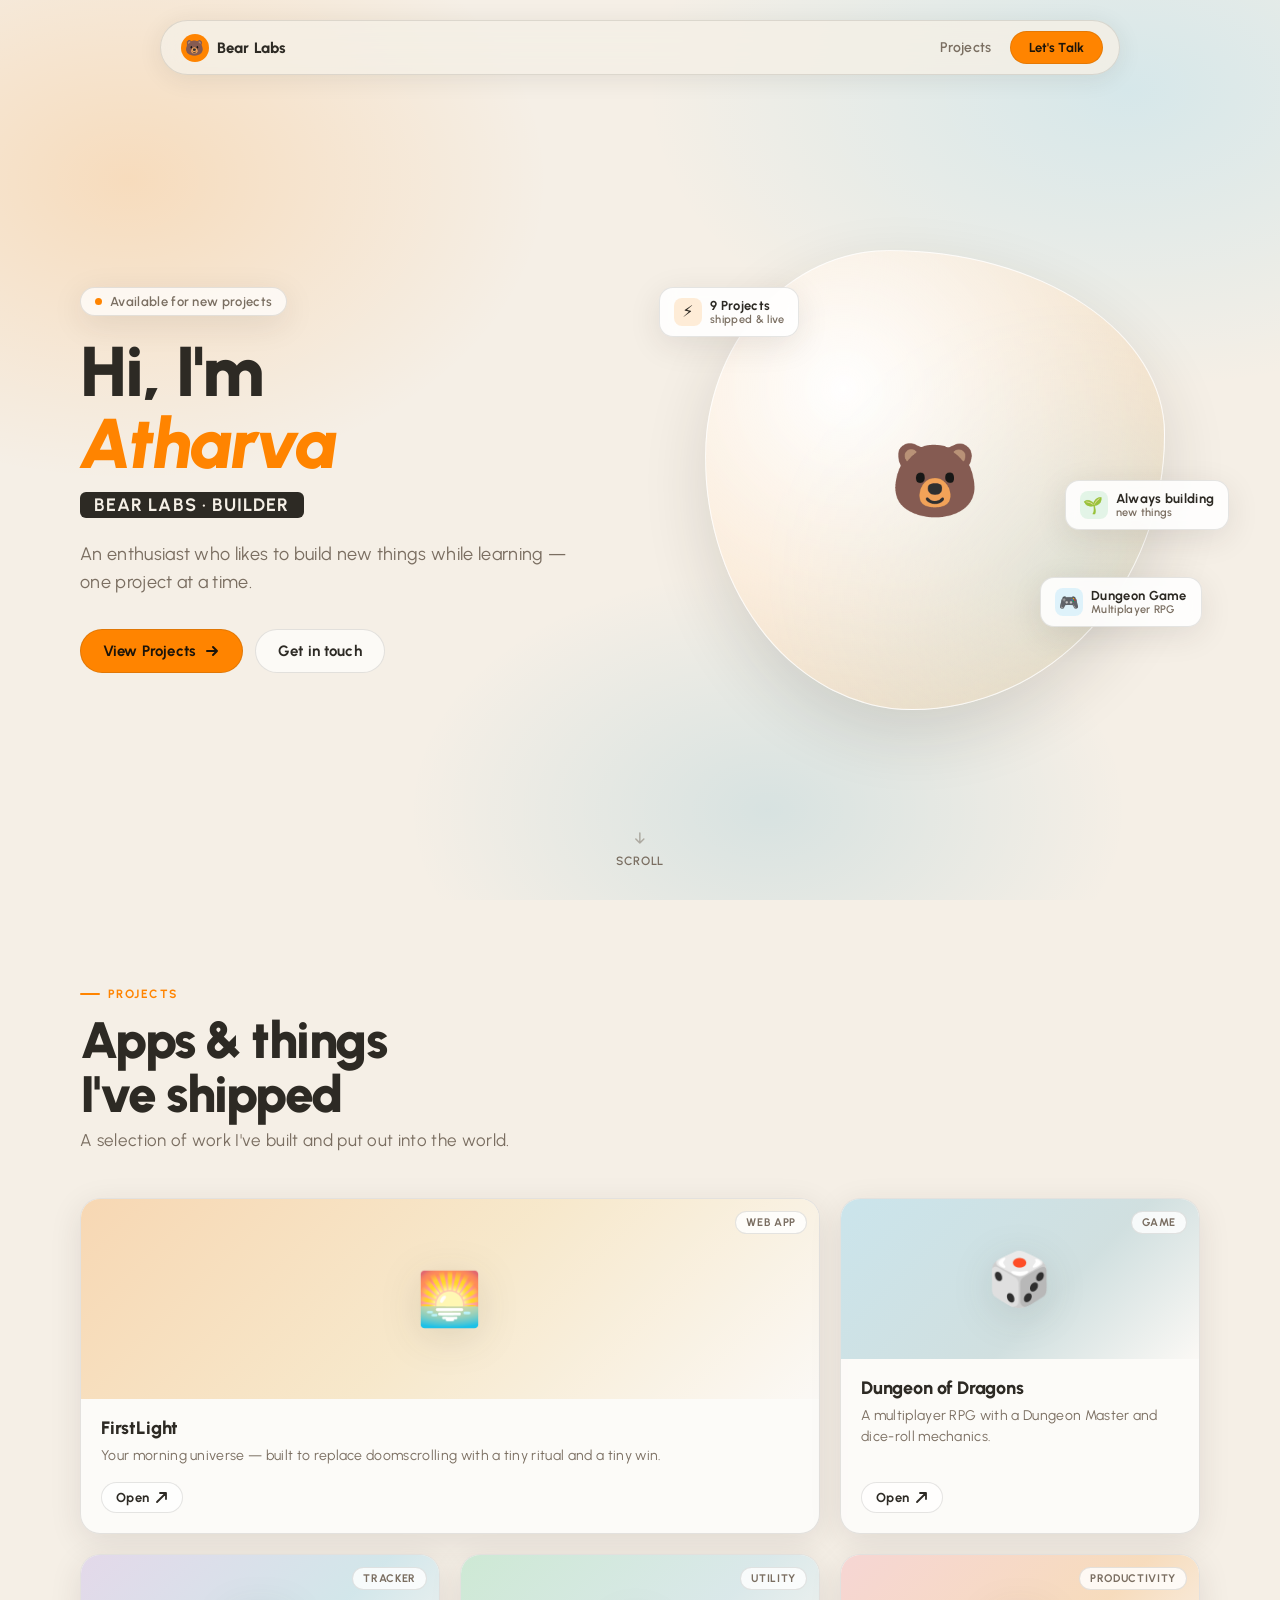
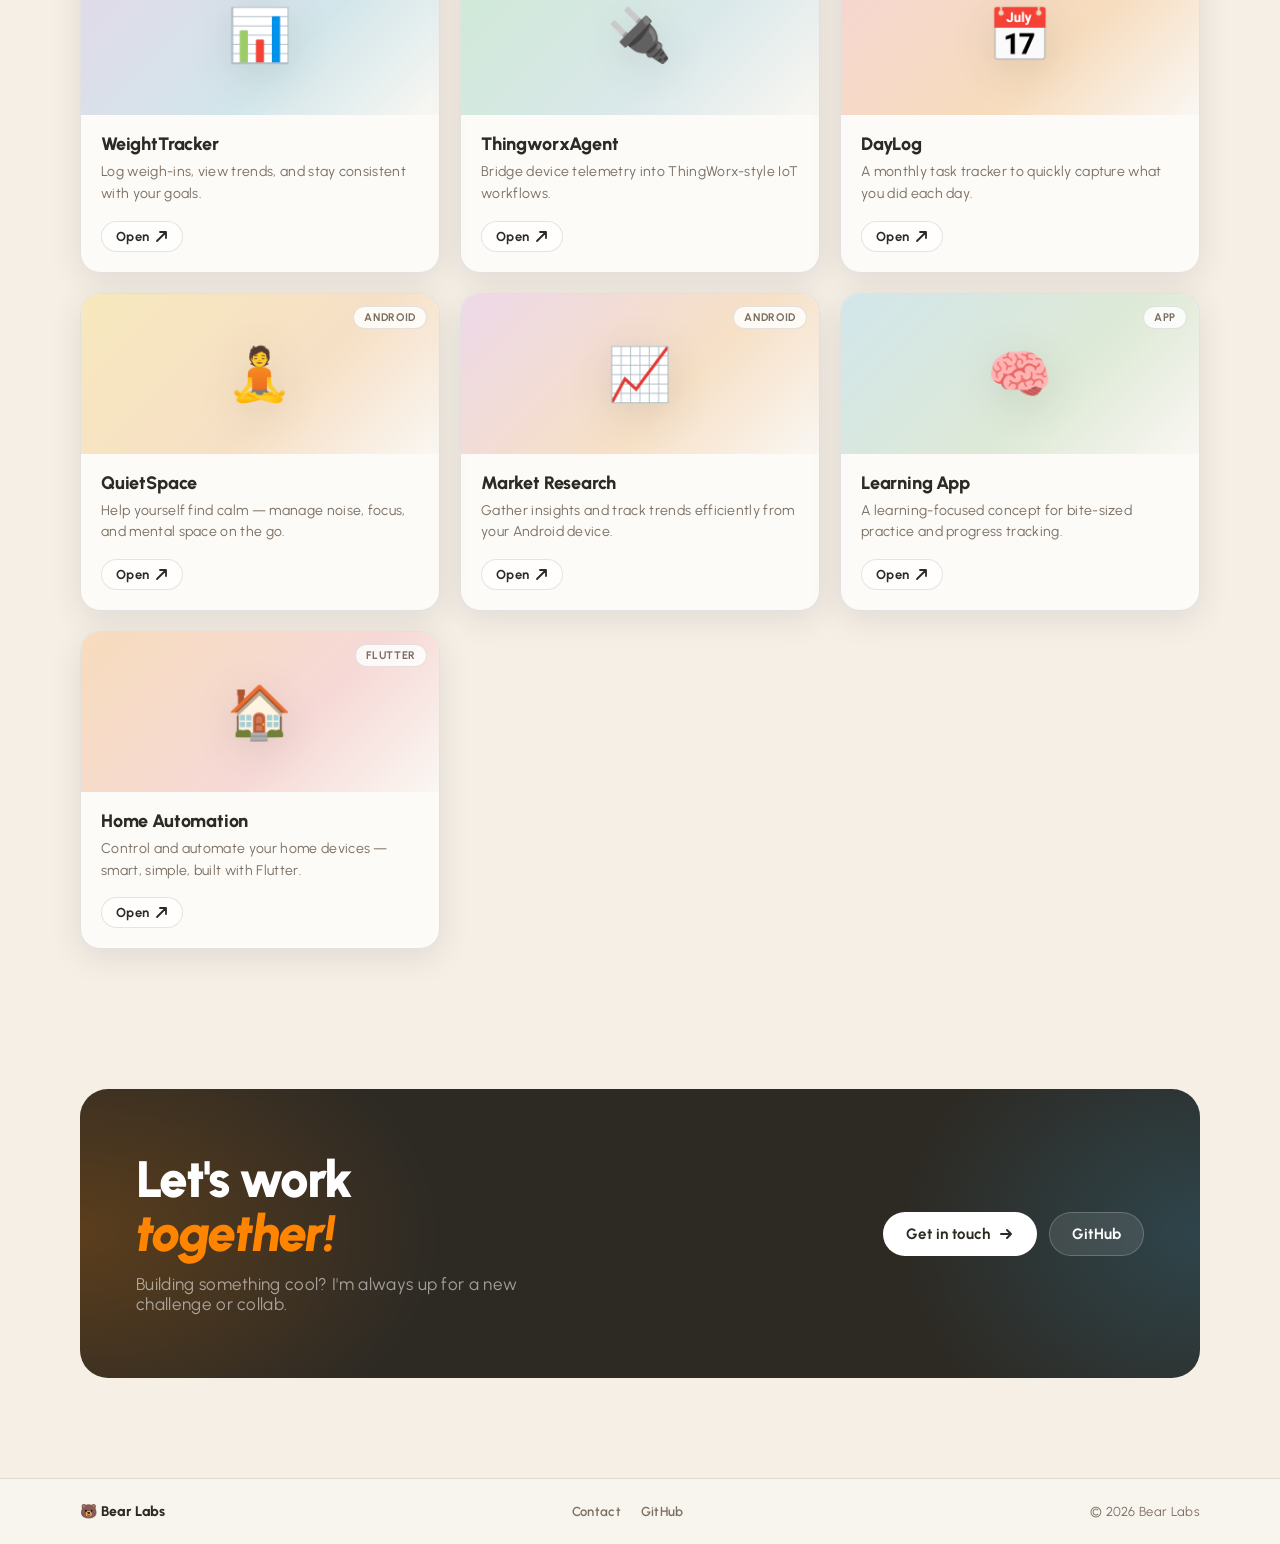
<file: index.html>
<!doctype html>
<html lang="en">
<head>
  <meta charset="utf-8">
  <meta name="viewport" content="width=device-width, initial-scale=1">
  <title>Bear Labs | Atharva</title>
  <link rel="preconnect" href="https://fonts.googleapis.com">
  <link rel="preconnect" href="https://fonts.gstatic.com" crossorigin>
  <link href="https://fonts.googleapis.com/css2?family=Urbanist:ital,wght@0,300;0,400;0,600;0,700;0,800;0,900;1,800&display=swap" rel="stylesheet">
  <style>
    :root {
      --bg: #f5efe6;
      --bg2: #ede5d8;
      --text: #2d2a24;
      --muted: #7a6e61;
      --orange: #ff8400;
      --orange-light: rgba(255,132,0,0.12);
      --cyan: #34bfff;
      --border: rgba(45,42,36,0.12);
      --card: rgba(255,255,255,0.72);
      --shadow: 0 8px 32px rgba(45,42,36,0.10);
      --shadow-lg: 0 24px 64px rgba(45,42,36,0.14);
      --ease: cubic-bezier(.6,0,.25,1);
    }

    *, *::before, *::after { box-sizing: border-box; margin: 0; padding: 0; }

    html { scroll-behavior: smooth; }

    body {
      background: var(--bg);
      color: var(--text);
      font-family: Urbanist, system-ui, sans-serif;
      letter-spacing: .02em;
      overflow-x: hidden;
      overflow-y: scroll;
    }

    /* ── HEADER ── */
    .header {
      position: fixed;
      top: 20px;
      left: 50%;
      transform: translateX(-50%);
      z-index: 100;
      width: calc(100% - 48px);
      max-width: 960px;
      display: flex;
      align-items: center;
      justify-content: space-between;
      padding: 10px 16px 10px 20px;
      border-radius: 999px;
      background: rgba(245,239,230,0.82);
      backdrop-filter: blur(16px);
      border: 1px solid var(--border);
      box-shadow: 0 4px 24px rgba(45,42,36,0.09);
    }

    .header-brand {
      font-weight: 800;
      font-size: 15px;
      letter-spacing: 0.01em;
      display: flex;
      align-items: center;
      gap: 8px;
    }

    .header-brand .bear-icon {
      width: 28px; height: 28px;
      background: var(--orange);
      border-radius: 50%;
      display: flex; align-items: center; justify-content: center;
      font-size: 15px;
    }

    .header-nav {
      display: flex;
      align-items: center;
      gap: 4px;
    }

    .header-nav a {
      color: var(--muted);
      text-decoration: none;
      font-size: 14px;
      font-weight: 600;
      padding: 7px 14px;
      border-radius: 999px;
      transition: background 160ms, color 160ms;
    }

    .header-nav a:hover {
      background: rgba(255,255,255,0.8);
      color: var(--text);
    }

    .header-cta {
      background: var(--orange);
      color: #1b140a !important;
      padding: 8px 18px !important;
      border-radius: 999px;
      font-weight: 700 !important;
      font-size: 13px !important;
    }

    .header-cta:hover {
      background: #e87900 !important;
      color: #1b140a !important;
    }

    /* ── HERO ── */
    .hero {
      min-height: 100vh;
      display: flex;
      align-items: center;
      padding: 140px 24px 80px;
      position: relative;
      overflow: hidden;
    }

    .hero::before {
      content: '';
      position: absolute;
      inset: 0;
      background:
        radial-gradient(ellipse 700px 500px at 10% 20%, rgba(255,132,0,0.18), transparent 60%),
        radial-gradient(ellipse 800px 500px at 88% 10%, rgba(52,191,255,0.16), transparent 60%),
        radial-gradient(ellipse 600px 400px at 60% 90%, rgba(0,134,187,0.12), transparent 60%);
      pointer-events: none;
    }

    .hero-inner {
      max-width: 1120px;
      margin: 0 auto;
      width: 100%;
      display: grid;
      grid-template-columns: 1fr 1fr;
      gap: 60px;
      align-items: center;
      position: relative;
    }

    .hero-tag {
      display: inline-flex;
      align-items: center;
      gap: 8px;
      background: rgba(255,255,255,0.72);
      border: 1px solid var(--border);
      border-radius: 999px;
      padding: 6px 14px;
      font-size: 13px;
      font-weight: 600;
      color: var(--muted);
      margin-bottom: 20px;
      box-shadow: var(--shadow);
    }

    .hero-tag .dot {
      width: 7px; height: 7px;
      border-radius: 50%;
      background: var(--orange);
      animation: pulse 2s ease-in-out infinite;
    }

    @keyframes pulse {
      0%, 100% { opacity: 1; transform: scale(1); }
      50% { opacity: 0.6; transform: scale(0.85); }
    }

    .hero-copy h1 {
      font-size: clamp(44px, 5.5vw, 80px);
      font-weight: 900;
      line-height: 1.02;
      letter-spacing: -0.03em;
      margin-bottom: 6px;
    }

    .hero-copy h1 em {
      font-style: italic;
      color: var(--orange);
    }

    .hero-name-badge {
      display: inline-block;
      background: var(--text);
      color: var(--bg);
      padding: 2px 14px;
      border-radius: 6px;
      font-size: clamp(13px, 1.5vw, 18px);
      font-weight: 700;
      letter-spacing: 0.06em;
      text-transform: uppercase;
      margin-bottom: 22px;
      margin-top: 6px;
    }

    .hero-copy p {
      color: var(--muted);
      font-size: 18px;
      line-height: 1.6;
      max-width: 46ch;
      margin-bottom: 32px;
    }

    .hero-actions {
      display: flex;
      gap: 12px;
      flex-wrap: wrap;
    }

    .btn {
      display: inline-flex;
      align-items: center;
      gap: 8px;
      padding: 12px 22px;
      border-radius: 999px;
      font-family: Urbanist, sans-serif;
      font-weight: 700;
      font-size: 15px;
      text-decoration: none;
      letter-spacing: 0.01em;
      border: 1px solid var(--border);
      cursor: pointer;
      transition: transform 160ms var(--ease), box-shadow 160ms var(--ease), filter 160ms;
    }

    .btn:hover { transform: translateY(-2px); box-shadow: var(--shadow-lg); }

    .btn-primary {
      background: var(--orange);
      color: #1b140a;
      border-color: rgba(45,42,36,0.14);
    }

    .btn-ghost {
      background: rgba(255,255,255,0.65);
      color: var(--text);
      backdrop-filter: blur(10px);
    }

    /* ── HERO VISUAL ── */
    .hero-visual {
      display: flex;
      justify-content: center;
      align-items: center;
      position: relative;
    }

    .hero-blob {
      width: 460px;
      height: 460px;
      position: relative;
    }

    .blob-bg {
      position: absolute;
      inset: 0;
      border-radius: 40% 60% 55% 45% / 45% 40% 60% 55%;
      background:
        radial-gradient(ellipse at 30% 30%, rgba(255,255,255,0.95), rgba(255,132,0,0.2)),
        radial-gradient(ellipse at 80% 70%, rgba(52,191,255,0.25), transparent 60%);
      border: 1px solid rgba(255,255,255,0.8);
      box-shadow: var(--shadow-lg);
      animation: blob-morph 8s ease-in-out infinite;
    }

    @keyframes blob-morph {
      0%, 100% { border-radius: 40% 60% 55% 45% / 45% 40% 60% 55%; }
      33% { border-radius: 55% 45% 40% 60% / 60% 55% 45% 40%; }
      66% { border-radius: 45% 55% 60% 40% / 40% 60% 55% 45%; }
    }

    /* Floating cards on the blob */
    .blob-card {
      position: absolute;
      background: rgba(255,255,255,0.88);
      border: 1px solid var(--border);
      border-radius: 14px;
      padding: 10px 14px;
      box-shadow: var(--shadow);
      font-size: 13px;
      font-weight: 600;
      backdrop-filter: blur(8px);
      display: flex;
      align-items: center;
      gap: 8px;
      white-space: nowrap;
    }

    .blob-card.card-1 {
      top: 8%;
      left: -10%;
      animation: float1 4s ease-in-out infinite;
    }

    .blob-card.card-2 {
      bottom: 18%;
      right: -8%;
      animation: float2 5s ease-in-out infinite;
    }

    .blob-card.card-3 {
      top: 50%;
      right: -14%;
      animation: float1 6s ease-in-out infinite reverse;
    }

    @keyframes float1 {
      0%, 100% { transform: translateY(0px); }
      50% { transform: translateY(-10px); }
    }

    @keyframes float2 {
      0%, 100% { transform: translateY(0px); }
      50% { transform: translateY(8px); }
    }

    .blob-card .card-icon {
      width: 28px; height: 28px;
      border-radius: 8px;
      display: flex; align-items: center; justify-content: center;
      font-size: 16px;
    }

    .card-icon.orange { background: rgba(255,132,0,0.15); }
    .card-icon.cyan { background: rgba(52,191,255,0.15); }
    .card-icon.green { background: rgba(80,200,120,0.15); }

    .blob-center {
      position: absolute;
      top: 50%; left: 50%;
      transform: translate(-50%, -50%);
      text-align: center;
    }

    .blob-emoji { font-size: 72px; }

    /* ── SCROLL INDICATOR ── */
    .scroll-hint {
      position: absolute;
      bottom: 32px;
      left: 50%;
      transform: translateX(-50%);
      display: flex;
      flex-direction: column;
      align-items: center;
      gap: 8px;
      color: var(--muted);
      font-size: 12px;
      font-weight: 600;
      letter-spacing: 0.06em;
      text-transform: uppercase;
      animation: float1 2.5s ease-in-out infinite;
    }

    .scroll-hint svg { opacity: 0.5; }

    /* ── SECTION ── */
    .section {
      padding: 80px 24px;
      position: relative;
    }

    .section-inner {
      max-width: 1120px;
      margin: 0 auto;
    }

    .section-label {
      display: inline-flex;
      align-items: center;
      gap: 8px;
      font-size: 12px;
      font-weight: 700;
      letter-spacing: 0.12em;
      text-transform: uppercase;
      color: var(--orange);
      margin-bottom: 12px;
    }

    .section-label::before {
      content: '';
      width: 20px; height: 2px;
      background: var(--orange);
      border-radius: 2px;
    }

    .section-title {
      font-size: clamp(32px, 4vw, 52px);
      font-weight: 900;
      letter-spacing: -0.03em;
      line-height: 1.06;
      margin-bottom: 8px;
    }

    .section-sub {
      color: var(--muted);
      font-size: 17px;
      margin-bottom: 48px;
      max-width: 50ch;
    }

    /* ── PROJECTS GRID ── */
    .projects-grid {
      display: grid;
      grid-template-columns: repeat(3, 1fr);
      gap: 20px;
    }

    /* Featured first card */
    .projects-grid .proj-card:first-child {
      grid-column: span 2;
    }

    .proj-card {
      background: var(--card);
      border: 1px solid var(--border);
      border-radius: 20px;
      overflow: hidden;
      text-decoration: none;
      color: inherit;
      display: flex;
      flex-direction: column;
      box-shadow: var(--shadow);
      transition: transform 200ms var(--ease), box-shadow 200ms var(--ease), border-color 200ms;
      position: relative;
    }

    .proj-card:hover {
      transform: translateY(-5px);
      box-shadow: var(--shadow-lg);
      border-color: rgba(45,42,36,0.2);
    }

    .proj-thumb {
      height: 160px;
      position: relative;
      overflow: hidden;
      display: flex;
      align-items: center;
      justify-content: center;
    }

    .projects-grid .proj-card:first-child .proj-thumb {
      height: 200px;
    }

    /* Unique thumb colors per card */
    .proj-card:nth-child(1) .proj-thumb { background: linear-gradient(135deg, rgba(255,132,0,0.22) 0%, rgba(255,200,80,0.18) 50%, rgba(255,255,255,0.6) 100%), #f5efe6; }
    .proj-card:nth-child(2) .proj-thumb { background: linear-gradient(135deg, rgba(52,191,255,0.22) 0%, rgba(0,134,187,0.15) 60%, rgba(255,255,255,0.6) 100%), #f5efe6; }
    .proj-card:nth-child(3) .proj-thumb { background: linear-gradient(135deg, rgba(120,80,255,0.14) 0%, rgba(52,191,255,0.18) 60%, rgba(255,255,255,0.5) 100%), #f5efe6; }
    .proj-card:nth-child(4) .proj-thumb { background: linear-gradient(135deg, rgba(0,200,120,0.16) 0%, rgba(52,191,255,0.14) 60%, rgba(255,255,255,0.5) 100%), #f5efe6; }
    .proj-card:nth-child(5) .proj-thumb { background: linear-gradient(135deg, rgba(255,60,100,0.14) 0%, rgba(255,132,0,0.18) 60%, rgba(255,255,255,0.5) 100%), #f5efe6; }
    .proj-card:nth-child(6) .proj-thumb { background: linear-gradient(135deg, rgba(255,200,0,0.18) 0%, rgba(255,132,0,0.14) 60%, rgba(255,255,255,0.5) 100%), #f5efe6; }
    .proj-card:nth-child(7) .proj-thumb { background: linear-gradient(135deg, rgba(180,52,255,0.12) 0%, rgba(255,132,0,0.14) 60%, rgba(255,255,255,0.5) 100%), #f5efe6; }
    .proj-card:nth-child(8) .proj-thumb { background: linear-gradient(135deg, rgba(52,191,255,0.18) 0%, rgba(80,200,120,0.14) 60%, rgba(255,255,255,0.5) 100%), #f5efe6; }
    .proj-card:nth-child(9) .proj-thumb { background: linear-gradient(135deg, rgba(255,132,0,0.18) 0%, rgba(255,60,100,0.12) 60%, rgba(255,255,255,0.5) 100%), #f5efe6; }

    .proj-thumb-emoji {
      font-size: 52px;
      line-height: 1;
      filter: drop-shadow(0 8px 20px rgba(45,42,36,0.12));
      transition: transform 240ms var(--ease);
    }

    .proj-card:hover .proj-thumb-emoji { transform: scale(1.12) rotate(-4deg); }

    .proj-thumb-badge {
      position: absolute;
      top: 12px; right: 12px;
      background: rgba(255,255,255,0.82);
      border: 1px solid var(--border);
      border-radius: 999px;
      padding: 4px 10px;
      font-size: 11px;
      font-weight: 700;
      letter-spacing: 0.06em;
      text-transform: uppercase;
      color: var(--muted);
      backdrop-filter: blur(8px);
    }

    .proj-body {
      padding: 18px 20px 20px;
      flex: 1;
      display: flex;
      flex-direction: column;
    }

    .proj-title {
      font-size: 18px;
      font-weight: 800;
      margin-bottom: 6px;
      letter-spacing: -0.01em;
    }

    .proj-desc {
      font-size: 14px;
      color: var(--muted);
      line-height: 1.55;
      flex: 1;
      margin-bottom: 16px;
    }

    .proj-open {
      display: inline-flex;
      align-items: center;
      gap: 6px;
      font-size: 13px;
      font-weight: 700;
      color: var(--text);
      background: rgba(255,255,255,0.7);
      border: 1px solid var(--border);
      padding: 7px 14px;
      border-radius: 999px;
      align-self: flex-start;
      transition: background 160ms, border-color 160ms, transform 160ms;
    }

    .proj-card:hover .proj-open {
      background: rgba(255,132,0,0.14);
      border-color: rgba(255,132,0,0.30);
    }

    .proj-open svg { transition: transform 160ms; }
    .proj-card:hover .proj-open svg { transform: translate(2px, -2px); }

    /* ── LET'S WORK ── */
    .cta-section {
      padding: 60px 24px 100px;
    }

    .cta-inner {
      max-width: 1120px;
      margin: 0 auto;
      background: var(--text);
      border-radius: 28px;
      padding: 64px 56px;
      display: flex;
      align-items: center;
      justify-content: space-between;
      gap: 40px;
      position: relative;
      overflow: hidden;
    }

    .cta-inner::before {
      content: '';
      position: absolute;
      inset: 0;
      background:
        radial-gradient(ellipse 600px 400px at 0% 50%, rgba(255,132,0,0.22), transparent 60%),
        radial-gradient(ellipse 500px 400px at 100% 50%, rgba(52,191,255,0.18), transparent 60%);
      pointer-events: none;
    }

    .cta-copy { position: relative; }

    .cta-copy h2 {
      font-size: clamp(36px, 4vw, 60px);
      font-weight: 900;
      letter-spacing: -0.03em;
      line-height: 1.04;
      color: #fff;
      margin-bottom: 14px;
    }

    .cta-copy h2 em {
      font-style: italic;
      color: var(--orange);
    }

    .cta-copy p {
      color: rgba(255,255,255,0.55);
      font-size: 17px;
      max-width: 40ch;
    }

    .cta-actions {
      display: flex;
      gap: 12px;
      flex-shrink: 0;
      position: relative;
    }

    .btn-white {
      background: #fff;
      color: var(--text);
      border-color: rgba(255,255,255,0.2);
    }

    .btn-outline-white {
      background: rgba(255,255,255,0.1);
      color: #fff;
      border-color: rgba(255,255,255,0.2);
      backdrop-filter: blur(10px);
    }

    /* ── FOOTER ── */
    .footer {
      border-top: 1px solid var(--border);
      padding: 24px 24px;
      background: rgba(255,255,255,0.3);
    }

    .footer-inner {
      max-width: 1120px;
      margin: 0 auto;
      display: flex;
      align-items: center;
      justify-content: space-between;
    }

    .footer-brand {
      font-weight: 800;
      font-size: 14px;
    }

    .footer-links {
      display: flex;
      gap: 20px;
    }

    .footer-links a {
      color: var(--muted);
      text-decoration: none;
      font-size: 13px;
      font-weight: 600;
      transition: color 140ms;
    }

    .footer-links a:hover { color: var(--text); }

    /* ── RESPONSIVE ── */
    @media (max-width: 840px) {
      .header-nav .header-cta { display: none; }
      .hero-inner { grid-template-columns: 1fr; gap: 40px; }
      .hero-visual { display: none; }
      .projects-grid { grid-template-columns: 1fr; }
      .projects-grid .proj-card:first-child { grid-column: span 1; }
      .cta-inner { flex-direction: column; padding: 40px 28px; }
      .cta-actions { flex-direction: column; width: 100%; }
    }

    @media (max-width: 600px) {
      .header-nav a:not(.header-cta) { display: none; }
      .header-nav .header-cta { display: block; }
    }

    /* ── ENTRANCE ANIMATIONS ── */
    .fade-up {
      opacity: 0;
      transform: translateY(28px);
      animation: fadeUp 0.7s var(--ease) forwards;
    }

    .fade-up:nth-child(1) { animation-delay: 0.05s; }
    .fade-up:nth-child(2) { animation-delay: 0.15s; }
    .fade-up:nth-child(3) { animation-delay: 0.25s; }
    .fade-up:nth-child(4) { animation-delay: 0.35s; }

    @keyframes fadeUp {
      to { opacity: 1; transform: translateY(0); }
    }
  </style>
</head>
<body>

  <!-- HEADER -->
  <header class="header">
    <div class="header-brand">
      <div class="bear-icon">🐻</div>
      Bear Labs
    </div>
    <nav class="header-nav">
      <a href="#projects">Projects</a>
      <a href="#contact" class="header-cta btn">Let's Talk</a>
    </nav>
  </header>

  <!-- HERO -->
  <section class="hero">
    <div class="hero-inner">
      <div class="hero-copy">
        <div class="hero-tag fade-up">
          <span class="dot"></span>
          Available for new projects
        </div>
        <h1 class="fade-up">Hi, I'm<br><em>Atharva</em></h1>
        <div class="hero-name-badge fade-up">Bear Labs · Builder</div>
        <p class="fade-up">An enthusiast who likes to build new things while learning — one project at a time.</p>
        <div class="hero-actions fade-up">
          <a class="btn btn-primary" href="#projects">
            View Projects
            <svg width="16" height="16" viewBox="0 0 16 16" fill="none"><path d="M3 8h10M9 4l4 4-4 4" stroke="currentColor" stroke-width="2" stroke-linecap="round" stroke-linejoin="round"/></svg>
          </a>
          <a class="btn btn-ghost" href="#contact">Get in touch</a>
        </div>
      </div>

      <div class="hero-visual">
        <div class="hero-blob">
          <div class="blob-bg"></div>
          <div class="blob-center">
            <div class="blob-emoji">🐻</div>
          </div>
          <div class="blob-card card-1">
            <div class="card-icon orange">⚡</div>
            <div>
              <div style="font-size:13px;font-weight:700">9 Projects</div>
              <div style="font-size:11px;color:var(--muted)">shipped & live</div>
            </div>
          </div>
          <div class="blob-card card-2">
            <div class="card-icon cyan">🎮</div>
            <div>
              <div style="font-size:13px;font-weight:700">Dungeon Game</div>
              <div style="font-size:11px;color:var(--muted)">Multiplayer RPG</div>
            </div>
          </div>
          <div class="blob-card card-3">
            <div class="card-icon green">🌱</div>
            <div>
              <div style="font-size:13px;font-weight:700">Always building</div>
              <div style="font-size:11px;color:var(--muted)">new things</div>
            </div>
          </div>
        </div>
      </div>
    </div>

    <div class="scroll-hint">
      <svg width="16" height="16" viewBox="0 0 16 16" fill="none"><path d="M8 3v10M4 9l4 4 4-4" stroke="#7a6e61" stroke-width="1.5" stroke-linecap="round" stroke-linejoin="round"/></svg>
      Scroll
    </div>
  </section>

  <!-- PROJECTS -->
  <section id="projects" class="section">
    <div class="section-inner">
      <div class="section-label">Projects</div>
      <h2 class="section-title">Apps & things<br>I've shipped</h2>
      <p class="section-sub">A selection of work I've built and put out into the world.</p>

      <div class="projects-grid">

        <a class="proj-card" href="https://atharvamahabal.github.io/FirstLight/" target="_blank" rel="noopener">
          <div class="proj-thumb">
            <div class="proj-thumb-emoji">🌅</div>
            <div class="proj-thumb-badge">Web App</div>
          </div>
          <div class="proj-body">
            <div class="proj-title">FirstLight</div>
            <p class="proj-desc">Your morning universe — built to replace doomscrolling with a tiny ritual and a tiny win.</p>
            <span class="proj-open">
              Open
              <svg width="13" height="13" viewBox="0 0 13 13" fill="none"><path d="M2 11L11 2M11 2H5M11 2v6" stroke="currentColor" stroke-width="1.8" stroke-linecap="round" stroke-linejoin="round"/></svg>
            </span>
          </div>
        </a>

        <a class="proj-card" href="https://atharvamahabal.github.io/dungeon-game/" target="_blank" rel="noopener">
          <div class="proj-thumb">
            <div class="proj-thumb-emoji">🎲</div>
            <div class="proj-thumb-badge">Game</div>
          </div>
          <div class="proj-body">
            <div class="proj-title">Dungeon of Dragons</div>
            <p class="proj-desc">A multiplayer RPG with a Dungeon Master and dice-roll mechanics.</p>
            <span class="proj-open">
              Open
              <svg width="13" height="13" viewBox="0 0 13 13" fill="none"><path d="M2 11L11 2M11 2H5M11 2v6" stroke="currentColor" stroke-width="1.8" stroke-linecap="round" stroke-linejoin="round"/></svg>
            </span>
          </div>
        </a>

        <a class="proj-card" href="https://atharvamahabal.github.io/WeightTracker/" target="_blank" rel="noopener">
          <div class="proj-thumb">
            <div class="proj-thumb-emoji">📊</div>
            <div class="proj-thumb-badge">Tracker</div>
          </div>
          <div class="proj-body">
            <div class="proj-title">WeightTracker</div>
            <p class="proj-desc">Log weigh-ins, view trends, and stay consistent with your goals.</p>
            <span class="proj-open">
              Open
              <svg width="13" height="13" viewBox="0 0 13 13" fill="none"><path d="M2 11L11 2M11 2H5M11 2v6" stroke="currentColor" stroke-width="1.8" stroke-linecap="round" stroke-linejoin="round"/></svg>
            </span>
          </div>
        </a>

        <a class="proj-card" href="https://atharvamahabal.github.io/ThingworxAgent/" target="_blank" rel="noopener">
          <div class="proj-thumb">
            <div class="proj-thumb-emoji">🔌</div>
            <div class="proj-thumb-badge">Utility</div>
          </div>
          <div class="proj-body">
            <div class="proj-title">ThingworxAgent</div>
            <p class="proj-desc">Bridge device telemetry into ThingWorx-style IoT workflows.</p>
            <span class="proj-open">
              Open
              <svg width="13" height="13" viewBox="0 0 13 13" fill="none"><path d="M2 11L11 2M11 2H5M11 2v6" stroke="currentColor" stroke-width="1.8" stroke-linecap="round" stroke-linejoin="round"/></svg>
            </span>
          </div>
        </a>

        <a class="proj-card" href="https://atharvamahabal.github.io/DailyTasks/" target="_blank" rel="noopener">
          <div class="proj-thumb">
            <div class="proj-thumb-emoji">📅</div>
            <div class="proj-thumb-badge">Productivity</div>
          </div>
          <div class="proj-body">
            <div class="proj-title">DayLog</div>
            <p class="proj-desc">A monthly task tracker to quickly capture what you did each day.</p>
            <span class="proj-open">
              Open
              <svg width="13" height="13" viewBox="0 0 13 13" fill="none"><path d="M2 11L11 2M11 2H5M11 2v6" stroke="currentColor" stroke-width="1.8" stroke-linecap="round" stroke-linejoin="round"/></svg>
            </span>
          </div>
        </a>

        <a class="proj-card" href="https://atharvamahabal.github.io/QuietSpace/" target="_blank" rel="noopener">
          <div class="proj-thumb">
            <div class="proj-thumb-emoji">🧘</div>
            <div class="proj-thumb-badge">Android</div>
          </div>
          <div class="proj-body">
            <div class="proj-title">QuietSpace</div>
            <p class="proj-desc">Help yourself find calm — manage noise, focus, and mental space on the go.</p>
            <span class="proj-open">
              Open
              <svg width="13" height="13" viewBox="0 0 13 13" fill="none"><path d="M2 11L11 2M11 2H5M11 2v6" stroke="currentColor" stroke-width="1.8" stroke-linecap="round" stroke-linejoin="round"/></svg>
            </span>
          </div>
        </a>

        <a class="proj-card" href="https://atharvamahabal.github.io/Market-Research/" target="_blank" rel="noopener">
          <div class="proj-thumb">
            <div class="proj-thumb-emoji">📈</div>
            <div class="proj-thumb-badge">Android</div>
          </div>
          <div class="proj-body">
            <div class="proj-title">Market Research</div>
            <p class="proj-desc">Gather insights and track trends efficiently from your Android device.</p>
            <span class="proj-open">
              Open
              <svg width="13" height="13" viewBox="0 0 13 13" fill="none"><path d="M2 11L11 2M11 2H5M11 2v6" stroke="currentColor" stroke-width="1.8" stroke-linecap="round" stroke-linejoin="round"/></svg>
            </span>
          </div>
        </a>

        <a class="proj-card" href="https://atharvamahabal.github.io/Learning-App/" target="_blank" rel="noopener">
          <div class="proj-thumb">
            <div class="proj-thumb-emoji">🧠</div>
            <div class="proj-thumb-badge">App</div>
          </div>
          <div class="proj-body">
            <div class="proj-title">Learning App</div>
            <p class="proj-desc">A learning-focused concept for bite-sized practice and progress tracking.</p>
            <span class="proj-open">
              Open
              <svg width="13" height="13" viewBox="0 0 13 13" fill="none"><path d="M2 11L11 2M11 2H5M11 2v6" stroke="currentColor" stroke-width="1.8" stroke-linecap="round" stroke-linejoin="round"/></svg>
            </span>
          </div>
        </a>

        <a class="proj-card" href="https://atharvamahabal.github.io/home-automation/" target="_blank" rel="noopener">
          <div class="proj-thumb">
            <div class="proj-thumb-emoji">🏠</div>
            <div class="proj-thumb-badge">Flutter</div>
          </div>
          <div class="proj-body">
            <div class="proj-title">Home Automation</div>
            <p class="proj-desc">Control and automate your home devices — smart, simple, built with Flutter.</p>
            <span class="proj-open">
              Open
              <svg width="13" height="13" viewBox="0 0 13 13" fill="none"><path d="M2 11L11 2M11 2H5M11 2v6" stroke="currentColor" stroke-width="1.8" stroke-linecap="round" stroke-linejoin="round"/></svg>
            </span>
          </div>
        </a>

      </div>
    </div>
  </section>

  <!-- CTA -->
  <section id="contact" class="cta-section">
    <div class="cta-inner">
      <div class="cta-copy">
        <h2>Let's work<br><em>together!</em></h2>
        <p>Building something cool? I'm always up for a new challenge or collab.</p>
      </div>
      <div class="cta-actions">
        <a class="btn btn-white" href="contact.html">
          Get in touch
          <svg width="16" height="16" viewBox="0 0 16 16" fill="none"><path d="M3 8h10M9 4l4 4-4 4" stroke="currentColor" stroke-width="2" stroke-linecap="round" stroke-linejoin="round"/></svg>
        </a>
        <a class="btn btn-outline-white" href="https://github.com/atharvamahabal" target="_blank" rel="noopener">GitHub</a>
      </div>
    </div>
  </section>

  <!-- FOOTER -->
  <footer class="footer">
    <div class="footer-inner">
      <div class="footer-brand">🐻 Bear Labs</div>
      <div class="footer-links">
        <a href="contact.html">Contact</a>
        <a href="https://github.com/atharvamahabal" target="_blank" rel="noopener">GitHub</a>
      </div>
      <div style="font-size:13px;color:var(--muted)">© <span id="year"></span> Bear Labs</div>
    </div>
  </footer>

  <script>
    document.getElementById('year').textContent = new Date().getFullYear();
  </script>
</body>
</html>
</file>
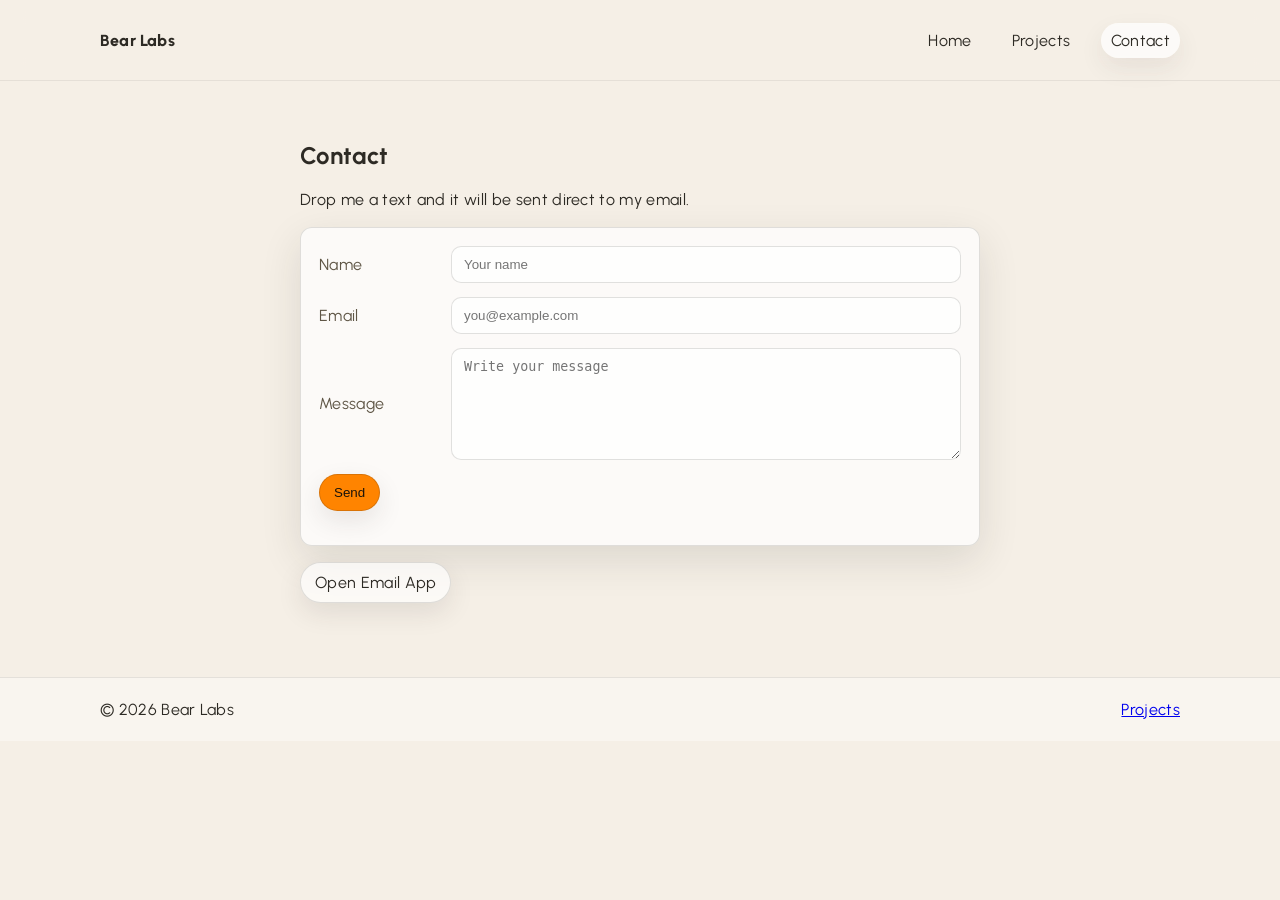
<file: contact.html>
<!doctype html>
<html lang="en">
<head>
  <meta charset="utf-8">
  <meta name="viewport" content="width=device-width, initial-scale=1">
  <title>Contact • Bear Labs</title>
  <link rel="preconnect" href="https://fonts.googleapis.com">
  <link rel="preconnect" href="https://fonts.gstatic.com" crossorigin>
  <link href="https://fonts.googleapis.com/css2?family=Urbanist:wght@400;600;800&display=swap" rel="stylesheet">
  <link rel="stylesheet" href="styles.css">
</head>
<body>
  <header class="site-header">
    <div class="container header-inner">
      <div class="brand">Bear Labs</div>
      <nav class="nav">
        <a href="index.html">Home</a>
        <a href="index.html#projects">Projects</a>
        <a href="contact.html" class="active">Contact</a>
      </nav>
    </div>
  </header>

  <main>
    <section class="section">
      <div class="container narrow">
        <h1>Contact</h1>
        <p>Drop me a text and it will be sent direct to my email.</p>
        <form id="contactForm" class="form">
          <div class="form-row">
            <label for="name">Name</label>
            <input id="name" name="name" type="text" required placeholder="Your name">
          </div>
          <div class="form-row">
            <label for="email">Email</label>
            <input id="email" name="email" type="email" required placeholder="you@example.com">
          </div>
          <div class="form-row">
            <label for="message">Message</label>
            <textarea id="message" name="message" rows="6" required placeholder="Write your message"></textarea>
          </div>
          <button class="btn primary" type="submit">Send</button>
          <p id="status" class="status" aria-live="polite"></p>
        </form>
        <div class="alt-mail">
          <a class="btn" href="mailto:atharvamahabal8@gmail.com?subject=Hello%20from%20Bear%20Labs">Open Email App</a>
        </div>
      </div>
    </section>
  </main>

  <footer class="site-footer">
    <div class="container footer-inner">
      <div>© <span id="year"></span> Bear Labs</div>
      <div class="footer-links">
        <a href="index.html#projects">Projects</a>
      </div>
    </div>
  </footer>

  <script src="script.js"></script>
  <script>
    document.getElementById('year').textContent = new Date().getFullYear();
    const form = document.getElementById('contactForm');
    const statusEl = document.getElementById('status');
    form.addEventListener('submit', function(e) {
      e.preventDefault();
      const name = document.getElementById('name').value.trim();
      const email = document.getElementById('email').value.trim();
      const message = document.getElementById('message').value.trim();
      const subject = encodeURIComponent('New message from Portfolio: ' + name);
      const body = encodeURIComponent('From: ' + name + ' (' + email + ')\n\n' + message);
      const mailto = 'mailto:atharvamahabal8@gmail.com?subject=' + subject + '&body=' + body;
      statusEl.textContent = 'Opening your email app...';
      window.location.href = mailto;
      setTimeout(function() {
        statusEl.textContent = 'If your email app did not open, use the button above.';
      }, 1500);
    });
  </script>
</body>
</html>
</file>
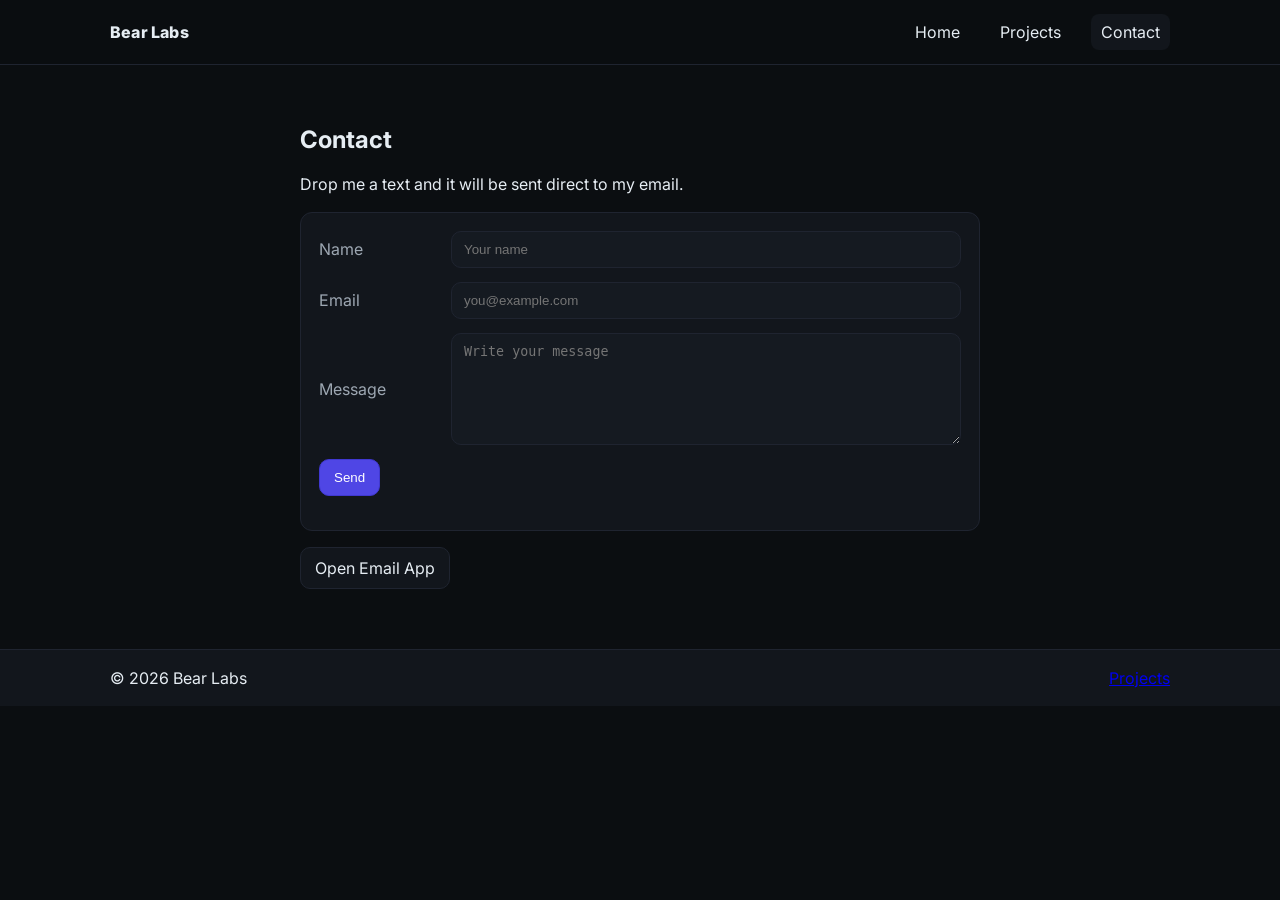
<file: website/contact.html>
<!doctype html>
<html lang="en">
<head>
  <meta charset="utf-8">
  <meta name="viewport" content="width=device-width, initial-scale=1">
  <title>Contact • Bear Labs</title>
  <link rel="preconnect" href="https://fonts.googleapis.com">
  <link rel="preconnect" href="https://fonts.gstatic.com" crossorigin>
  <link href="https://fonts.googleapis.com/css2?family=Inter:wght@400;600;800&display=swap" rel="stylesheet">
  <link rel="stylesheet" href="styles.css">
</head>
<body>
  <header class="site-header">
    <div class="container header-inner">
      <div class="brand">Bear Labs</div>
      <nav class="nav">
        <a href="index.html">Home</a>
        <a href="index.html#projects">Projects</a>
        <a href="contact.html" class="active">Contact</a>
      </nav>
    </div>
  </header>

  <main>
    <section class="section">
      <div class="container narrow">
        <h1>Contact</h1>
        <p>Drop me a text and it will be sent direct to my email.</p>
        <form id="contactForm" class="form">
          <div class="form-row">
            <label for="name">Name</label>
            <input id="name" name="name" type="text" required placeholder="Your name">
          </div>
          <div class="form-row">
            <label for="email">Email</label>
            <input id="email" name="email" type="email" required placeholder="you@example.com">
          </div>
          <div class="form-row">
            <label for="message">Message</label>
            <textarea id="message" name="message" rows="6" required placeholder="Write your message"></textarea>
          </div>
          <button class="btn primary" type="submit">Send</button>
          <p id="status" class="status" aria-live="polite"></p>
        </form>
        <div class="alt-mail">
          <a class="btn" href="mailto:atharvamahabal8@gmail.com?subject=Hello%20from%20Bear%20Labs">Open Email App</a>
        </div>
      </div>
    </section>
  </main>

  <footer class="site-footer">
    <div class="container footer-inner">
      <div>© <span id="year"></span> Bear Labs</div>
      <div class="footer-links">
        <a href="index.html#projects">Projects</a>
      </div>
    </div>
  </footer>

  <script src="script.js"></script>
  <script>
    document.getElementById('year').textContent = new Date().getFullYear();
    const form = document.getElementById('contactForm');
    const statusEl = document.getElementById('status');
    form.addEventListener('submit', function(e) {
      e.preventDefault();
      const name = document.getElementById('name').value.trim();
      const email = document.getElementById('email').value.trim();
      const message = document.getElementById('message').value.trim();
      const subject = encodeURIComponent('New message from Portfolio: ' + name);
      const body = encodeURIComponent('From: ' + name + ' (' + email + ')\n\n' + message);
      const mailto = 'mailto:atharvamahabal8@gmail.com?subject=' + subject + '&body=' + body;
      statusEl.textContent = 'Opening your email app...';
      window.location.href = mailto;
      setTimeout(function() {
        statusEl.textContent = 'If your email app did not open, use the button above.';
      }, 1500);
    });
  </script>
</body>
</html>
</file>
<file: styles.css>
:root {
  --breakpoint-sm: 480px;
  --breakpoint-md: 840px;
  --breakpoint-lg: 1024px;
  --breakpoint-xl: 1280px;
  --radius-sm: 10px;
  --radius-md: 14px;
  --radius-lg: 18px;
  --radius-xl: 24px;
  --space-xs: 8px;
  --space-sm: 12px;
  --space-md: 18px;
  --space-lg: 28px;
  --space-xl: 36px;
  --space-xxl: 48px;
  --stroke-sm: 1px;
  --ease-smooth: cubic-bezier(.6, 0, .25, 1);
  --color-text-400: #2d2a24;
  --color-text-300: #5f5646;
  --color-background-400: #f5efe6;
  --color-beige-600: rgb(233, 222, 208);
  --color-beige-500: rgb(241, 229, 213);
  --color-white-400: #ffffff;
  --color-orange-400: #ff8400;
  --color-cyan-500: #0086bb;
  --color-cyan-400: rgb(52, 191, 255);
  --shadow: 0 14px 40px rgba(45, 42, 36, 0.12);
  --shadow-hover: 0 22px 60px rgba(45, 42, 36, 0.18);
  --card: rgba(255, 255, 255, 0.7);
  --border: rgba(45, 42, 36, 0.14);
  --surface: rgba(255, 255, 255, 0.55);
  --primary: var(--color-orange-400);
  --primary-ink: #1b140a;
  --muted: var(--color-text-300);
}

* {
  box-sizing: border-box;
}

html, body {
  margin: 0;
  padding: 0;
  background: var(--color-background-400);
  color: var(--color-text-400);
  font-family: Urbanist, system-ui, -apple-system, Segoe UI, Roboto, Helvetica, Arial, "Apple Color Emoji", "Segoe UI Emoji";
  letter-spacing: .02em;
  -webkit-tap-highlight-color: rgba(255,255,255,0);
  -webkit-text-size-adjust: none;
  overflow-y: scroll !important;
}

.container {
  width: 100%;
  max-width: 1120px;
  margin: 0 auto;
  padding: 0 20px;
}

.narrow {
  max-width: 720px;
}

.site-header {
  position: sticky;
  top: 0;
  z-index: 90;
  background: rgba(245, 239, 230, 0.8);
  backdrop-filter: blur(12px);
  border-bottom: 1px solid rgba(45, 42, 36, 0.08);
}

.header-inner {
  display: flex;
  align-items: center;
  justify-content: space-between;
  height: 80px;
}

.brand {
  font-weight: 800;
  letter-spacing: 0.2px;
}

.nav a {
  color: var(--color-text-400);
  text-decoration: none;
  margin-left: 16px;
  padding: 8px 10px;
  border-radius: 999px;
}

.nav a.active, .nav a:hover {
  background: rgba(255, 255, 255, 0.7);
  box-shadow: 0 10px 24px rgba(45, 42, 36, 0.08);
}

.hero {
  padding: 92px 0 56px;
  background:
    radial-gradient(800px 420px at 16% 4%, rgba(255, 132, 0, 0.22), transparent 60%),
    radial-gradient(900px 460px at 90% 14%, rgba(52, 191, 255, 0.20), transparent 62%),
    radial-gradient(740px 420px at 72% 85%, rgba(0, 134, 187, 0.14), transparent 62%);
}

.hero-inner {
  display: grid;
  grid-template-columns: 1.15fr 0.85fr;
  gap: 34px;
  align-items: center;
}

.hero-copy h1 {
  margin: 0 0 10px;
  font-size: 52px;
  line-height: 1.06;
  letter-spacing: -0.02em;
}

.hero-copy p {
  margin: 0 0 18px;
  color: var(--muted);
  font-size: 18px;
  max-width: 52ch;
  line-height: 1.45;
}

.cta {
  display: flex;
  gap: 12px;
  flex-wrap: wrap;
}

.btn {
  display: inline-block;
  padding: 10px 14px;
  border: 1px solid var(--border);
  border-radius: 999px;
  color: var(--color-text-400);
  text-decoration: none;
  background: rgba(255, 255, 255, 0.65);
  box-shadow: 0 10px 26px rgba(45, 42, 36, 0.10);
  transition: transform 160ms var(--ease-smooth), box-shadow 160ms var(--ease-smooth), filter 160ms var(--ease-smooth), border-color 160ms var(--ease-smooth);
}

.btn:hover {
  transform: translateY(-2px);
  filter: saturate(1.06);
  border-color: rgba(45, 42, 36, 0.22);
  box-shadow: 0 18px 46px rgba(45, 42, 36, 0.14);
}

.btn.primary {
  background: var(--primary);
  color: var(--primary-ink);
  border-color: rgba(45, 42, 36, 0.18);
}

.btn.small {
  padding: 8px 12px;
  font-size: 14px;
}

.section {
  padding: 40px 0 74px;
}

.section-subtitle {
  color: var(--muted);
  margin-top: 8px;
  margin-bottom: 20px;
}

.projects-panel {
  background: rgba(255, 255, 255, 0.55);
  border: 1px solid rgba(45, 42, 36, 0.10);
  border-radius: 28px;
  padding: 22px;
  box-shadow: 0 26px 70px rgba(45, 42, 36, 0.10);
}

.projects-head h2 {
  margin: 0;
}

.projects-head .section-subtitle {
  margin-bottom: 14px;
}

.grid {
  display: grid;
  grid-template-columns: repeat(3, 1fr);
  gap: 18px;
}

.card {
  border: 1px solid var(--border);
  border-radius: 16px;
  background: var(--card);
  overflow: hidden;
  display: flex;
  flex-direction: column;
  box-shadow: var(--shadow);
  transform: translateY(0);
  transition: transform 160ms ease, box-shadow 160ms ease, border-color 160ms ease, filter 160ms ease;
}

.card-link {
  text-decoration: none;
  color: inherit;
  cursor: pointer;
  position: relative;
}

.card-link:hover {
  border-color: rgba(45, 42, 36, 0.22);
  box-shadow: var(--shadow-hover);
  transform: translateY(-4px);
  filter: saturate(1.08);
}

.card-media {
  aspect-ratio: 1 / 1;
  height: auto;
  background: radial-gradient(900px 280px at 20% 10%, rgba(255, 132, 0, 0.25), transparent 52%),
    radial-gradient(740px 260px at 90% 30%, rgba(52, 191, 255, 0.20), transparent 60%),
    linear-gradient(180deg, rgba(255,255,255,0.45), rgba(255,255,255,0.18));
  display: flex;
  align-items: center;
  justify-content: center;
  font-weight: 600;
  color: rgba(45, 42, 36, 0.62);
  letter-spacing: 0.6px;
  text-transform: uppercase;
}

.card-icon {
  font-size: 28px;
  line-height: 1;
  filter: drop-shadow(0 14px 24px rgba(45, 42, 36, 0.12));
}

.card-link:nth-child(4n + 1) .card-media {
  background: radial-gradient(900px 280px at 25% 20%, rgba(255, 132, 0, 0.35), transparent 58%),
    radial-gradient(700px 260px at 95% 15%, rgba(0, 134, 187, 0.18), transparent 62%),
    linear-gradient(180deg, rgba(255,255,255,0.50), rgba(255,255,255,0.20));
}

.card-link:nth-child(4n + 2) .card-media {
  background: radial-gradient(900px 280px at 30% 15%, rgba(52, 191, 255, 0.28), transparent 58%),
    radial-gradient(700px 260px at 90% 30%, rgba(255, 132, 0, 0.18), transparent 62%),
    linear-gradient(180deg, rgba(255,255,255,0.50), rgba(255,255,255,0.20));
}

.card-link:nth-child(4n + 3) .card-media {
  background: radial-gradient(900px 280px at 28% 20%, rgba(0, 134, 187, 0.22), transparent 60%),
    radial-gradient(700px 260px at 92% 22%, rgba(255, 132, 0, 0.18), transparent 62%),
    linear-gradient(180deg, rgba(255,255,255,0.50), rgba(255,255,255,0.20));
}

.card-link:nth-child(4n) .card-media {
  background: radial-gradient(900px 280px at 24% 18%, rgba(255, 132, 0, 0.24), transparent 60%),
    radial-gradient(700px 260px at 92% 22%, rgba(52, 191, 255, 0.20), transparent 62%),
    linear-gradient(180deg, rgba(255,255,255,0.50), rgba(255,255,255,0.20));
}

.card-body {
  padding: 12px 12px 14px;
}

.card-body h3 {
  margin: 0 0 8px;
  font-size: 14px;
  letter-spacing: 0.2px;
}

.card-body p {
  margin: 0 0 14px;
  color: var(--muted);
  line-height: 1.55;
}

.card-actions {
  display: flex;
  gap: 10px;
}

.card-actions .btn.small {
  background: rgba(255, 255, 255, 0.65);
  border-color: rgba(45, 42, 36, 0.14);
  backdrop-filter: blur(10px);
}

.card-link:hover .card-actions .btn.small {
  background: rgba(255, 132, 0, 0.18);
  border-color: rgba(255, 132, 0, 0.32);
  color: var(--color-text-400);
}

.site-footer {
  border-top: 1px solid rgba(45, 42, 36, 0.10);
  padding: 22px 0;
  background: rgba(255, 255, 255, 0.35);
}

.footer-inner {
  display: flex;
  align-items: center;
  justify-content: space-between;
}

.form {
  margin-top: 18px;
  background: rgba(255, 255, 255, 0.70);
  border: 1px solid rgba(45, 42, 36, 0.14);
  padding: 18px;
  border-radius: 12px;
  box-shadow: var(--shadow);
}

.form-row {
  display: grid;
  grid-template-columns: 120px 1fr;
  gap: 12px;
  align-items: center;
  margin-bottom: 14px;
}

.form label {
  color: var(--muted);
}

.form input, .form textarea {
  width: 100%;
  padding: 10px 12px;
  border-radius: 10px;
  border: 1px solid rgba(45, 42, 36, 0.14);
  background: rgba(255, 255, 255, 0.7);
  color: var(--color-text-400);
}

.form input:focus, .form textarea:focus {
  outline: 2px solid rgba(255, 132, 0, 0.25);
  border-color: rgba(255, 132, 0, 0.35);
}

.status {
  margin-top: 10px;
  color: var(--muted);
}

.alt-mail {
  margin-top: 16px;
}

@media (max-width: 820px) {
  .hero-inner {
    grid-template-columns: 1.05fr 0.95fr;
    text-align: left;
  }
  .grid {
    grid-template-columns: repeat(3, 1fr);
  }
  .form-row {
    grid-template-columns: 1fr;
  }
}

.hero-visual {
  display: flex;
  justify-content: flex-end;
}

@media (max-width: 640px) {
  .hero {
    padding: 82px 0 46px;
  }
  .hero-inner {
    grid-template-columns: 1fr;
    gap: 22px;
  }
  .hero-visual {
    justify-content: center;
  }
  .hero-scene {
    max-width: 380px;
  }
}

@media (max-width: 420px) {
  .grid {
    grid-template-columns: repeat(2, 1fr);
  }
}

@media (min-width: 1024px) {
  .grid {
    grid-template-columns: repeat(4, 1fr);
  }
}

.hero-visual {
  display: flex;
  justify-content: flex-end;
}

.hero-scene {
  width: 100%;
  max-width: 420px;
  aspect-ratio: 1 / 1;
  border-radius: 28px;
  background: radial-gradient(1200px 520px at 20% 18%, rgba(255, 132, 0, 0.22), transparent 60%),
    radial-gradient(900px 520px at 92% 32%, rgba(52, 191, 255, 0.22), transparent 58%),
    linear-gradient(180deg, rgba(255,255,255,0.65), rgba(255,255,255,0.35));
  border: 1px solid rgba(45, 42, 36, 0.12);
  box-shadow: 0 30px 80px rgba(45, 42, 36, 0.14);
  overflow: hidden;
  position: relative;
}

.hero-scene::before {
  content: "";
  position: absolute;
  inset: 0;
  background:
    radial-gradient(500px 220px at 32% 62%, rgba(45, 42, 36, 0.10), transparent 64%),
    radial-gradient(520px 220px at 72% 72%, rgba(45, 42, 36, 0.08), transparent 62%);
  opacity: 0.8;
}

.hero-scene::after {
  content: "";
  position: absolute;
  left: 10%;
  right: 10%;
  bottom: 10%;
  height: 18%;
  border-radius: 20px;
  background: linear-gradient(180deg, rgba(45, 42, 36, 0.12), rgba(45, 42, 36, 0.04));
  filter: blur(0.2px);
}

.hero-scene-inner {
  position: absolute;
  inset: 0;
  display: grid;
  place-items: center;
}

.hero-chip {
  position: absolute;
  top: 18px;
  left: 18px;
  padding: 8px 12px;
  border-radius: 999px;
  border: 1px solid rgba(45, 42, 36, 0.14);
  background: rgba(255, 255, 255, 0.72);
  color: rgba(45, 42, 36, 0.78);
  font-weight: 600;
  font-size: 13px;
  box-shadow: 0 16px 40px rgba(45, 42, 36, 0.12);
}

.hero-orb {
  width: 150px;
  height: 150px;
  border-radius: 50%;
  background: radial-gradient(circle at 30% 30%, rgba(255, 255, 255, 0.95), rgba(255, 132, 0, 0.35));
  box-shadow: 0 28px 70px rgba(45, 42, 36, 0.14);
  transform: translate(-22px, 6px);
}

.hero-orb.two {
  position: absolute;
  width: 110px;
  height: 110px;
  background: radial-gradient(circle at 30% 30%, rgba(255, 255, 255, 0.92), rgba(52, 191, 255, 0.34));
  transform: translate(88px, -56px);
}
</file>
<file: website/styles.css>
:root {
  --bg: #0b0e11;
  --surface: #12161c;
  --text: #e6edf3;
  --muted: #9da7b2;
  --primary: #4f46e5;
  --primary-ink: #ffffff;
  --border: #1f2430;
  --card: #151a21;
}

* {
  box-sizing: border-box;
}

html, body {
  margin: 0;
  padding: 0;
  background: var(--bg);
  color: var(--text);
  font-family: Inter, system-ui, -apple-system, Segoe UI, Roboto, Helvetica, Arial, "Apple Color Emoji", "Segoe UI Emoji";
}

.container {
  width: 100%;
  max-width: 1100px;
  margin: 0 auto;
  padding: 0 20px;
}

.narrow {
  max-width: 720px;
}

.site-header {
  position: sticky;
  top: 0;
  z-index: 10;
  background: rgba(11, 14, 17, 0.8);
  backdrop-filter: blur(8px);
  border-bottom: 1px solid var(--border);
}

.header-inner {
  display: flex;
  align-items: center;
  justify-content: space-between;
  height: 64px;
}

.brand {
  font-weight: 800;
  letter-spacing: 0.2px;
}

.nav a {
  color: var(--text);
  text-decoration: none;
  margin-left: 16px;
  padding: 8px 10px;
  border-radius: 8px;
}

.nav a.active, .nav a:hover {
  background: var(--surface);
}

.hero {
  padding: 72px 0 40px;
  background:
    radial-gradient(800px 400px at 10% 0%, rgba(79,70,229,0.15), transparent 60%),
    radial-gradient(800px 400px at 90% 10%, rgba(34,197,94,0.12), transparent 60%);
}

.hero-inner {
  display: grid;
  grid-template-columns: 160px 1fr;
  gap: 24px;
  align-items: center;
}

.avatar {
  width: 160px;
  height: 160px;
  border-radius: 24px;
  border: 1px solid var(--border);
  background: var(--card);
}

.hero-copy h1 {
  margin: 0 0 10px;
  font-size: 36px;
}

.hero-copy p {
  margin: 0 0 18px;
  color: var(--muted);
  font-size: 18px;
}

.cta {
  display: flex;
  gap: 12px;
}

.btn {
  display: inline-block;
  padding: 10px 14px;
  border: 1px solid var(--border);
  border-radius: 10px;
  color: var(--text);
  text-decoration: none;
  background: var(--surface);
}

.btn:hover {
  filter: brightness(1.08);
}

.btn.primary {
  background: var(--primary);
  color: var(--primary-ink);
  border-color: #4038d0;
}

.btn.small {
  padding: 8px 12px;
  font-size: 14px;
}

.section {
  padding: 40px 0 60px;
}

.section-subtitle {
  color: var(--muted);
  margin-top: 8px;
  margin-bottom: 20px;
}

.grid {
  display: grid;
  grid-template-columns: repeat(2, 1fr);
  gap: 18px;
}

.card {
  border: 1px solid var(--border);
  border-radius: 14px;
  background: var(--card);
  overflow: hidden;
  display: flex;
  flex-direction: column;
}

.card-media {
  height: 140px;
  background: linear-gradient(180deg, #1a1f27, #12161c);
  display: flex;
  align-items: center;
  justify-content: center;
  font-weight: 600;
  color: var(--muted);
}

.card-body {
  padding: 16px;
}

.card-body h3 {
  margin: 0 0 8px;
}

.card-body p {
  margin: 0 0 14px;
  color: var(--muted);
}

.card-actions {
  display: flex;
  gap: 10px;
}

.site-footer {
  border-top: 1px solid var(--border);
  padding: 18px 0;
  background: var(--surface);
}

.footer-inner {
  display: flex;
  align-items: center;
  justify-content: space-between;
}

.form {
  margin-top: 18px;
  background: var(--surface);
  border: 1px solid var(--border);
  padding: 18px;
  border-radius: 12px;
}

.form-row {
  display: grid;
  grid-template-columns: 120px 1fr;
  gap: 12px;
  align-items: center;
  margin-bottom: 14px;
}

.form label {
  color: var(--muted);
}

.form input, .form textarea {
  width: 100%;
  padding: 10px 12px;
  border-radius: 10px;
  border: 1px solid var(--border);
  background: var(--card);
  color: var(--text);
}

.form input:focus, .form textarea:focus {
  outline: 2px solid #26304a;
  border-color: #26304a;
}

.status {
  margin-top: 10px;
  color: var(--muted);
}

.alt-mail {
  margin-top: 16px;
}

@media (max-width: 820px) {
  .hero-inner {
    grid-template-columns: 1fr;
    text-align: center;
  }
  .avatar {
    justify-self: center;
  }
  .grid {
    grid-template-columns: 1fr;
  }
  .form-row {
    grid-template-columns: 1fr;
  }
}
</file>
